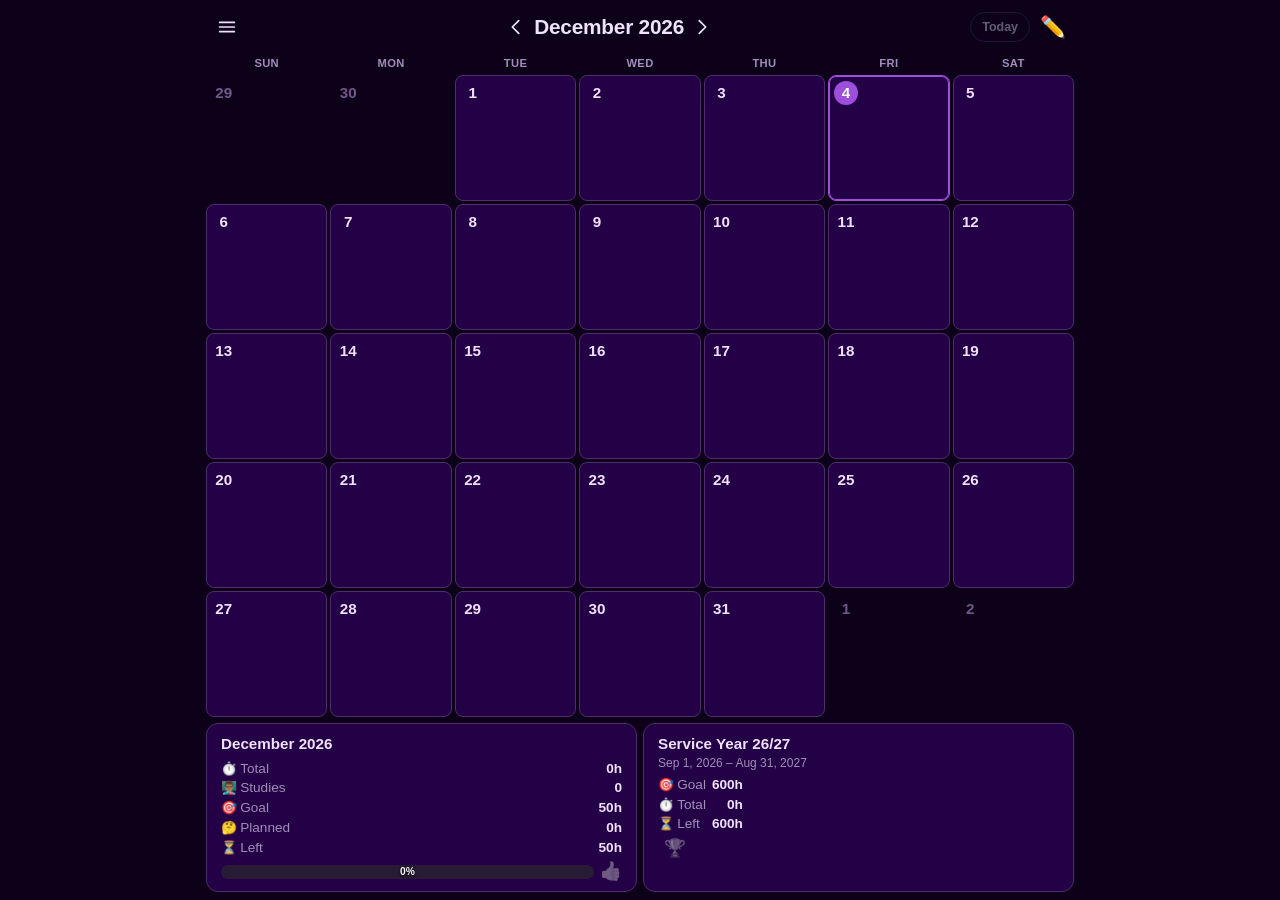
<file: index.html>
<!DOCTYPE html>
<html lang="en">
<head>
    <meta charset="UTF-8">
    <meta name="viewport" content="width=device-width, initial-scale=1, viewport-fit=cover">
    <title>Service Time Tracker</title>
    <meta name="description" content="Track monthly and service-year service time, studies, notes and plans.">
    <meta name="theme-color" content="#0d0019">
    <meta http-equiv="Content-Security-Policy" content="default-src 'self'; script-src 'self' https://accounts.google.com/gsi/client; frame-src https://accounts.google.com/gsi/; style-src 'self' 'unsafe-inline' https://accounts.google.com/gsi/style; img-src 'self' data:; connect-src 'self' https:; manifest-src 'self'; worker-src 'self'; object-src 'none'; base-uri 'self'; form-action 'none'">
    <link rel="icon" href="favicon.ico" sizes="any">
    <link rel="manifest" href="manifest.json">
    <link rel="apple-touch-icon" href="images/apple-touch-icon.png">
    <meta name="apple-mobile-web-app-capable" content="yes">
    <meta name="mobile-web-app-capable" content="yes">
    <meta name="apple-mobile-web-app-status-bar-style" content="black-translucent">
    <meta name="apple-mobile-web-app-title" content="Time Tracker">
    <!-- Applies the saved theme before first paint -->
    <script src="js/theme.js"></script>
    <link rel="stylesheet" href="style.css">
</head>
<body>
    <svg width="0" height="0" style="position:absolute" aria-hidden="true">
        <symbol id="i-menu" viewBox="0 0 24 24"><path d="M4 7h16M4 12h16M4 17h16" /></symbol>
        <symbol id="i-prev" viewBox="0 0 24 24"><path d="M15 5l-7 7 7 7" /></symbol>
        <symbol id="i-next" viewBox="0 0 24 24"><path d="M9 5l7 7-7 7" /></symbol>
        <symbol id="i-close" viewBox="0 0 24 24"><path d="M6 6l12 12M18 6L6 18" /></symbol>
        <symbol id="i-back" viewBox="0 0 24 24"><path d="M15 5l-7 7 7 7" /></symbol>
        <symbol id="i-chev" viewBox="0 0 24 24"><path d="M9 6l6 6-6 6" /></symbol>
        <symbol id="i-goal" viewBox="0 0 24 24"><circle cx="12" cy="12" r="8.5" /><circle cx="12" cy="12" r="4.5" /><circle cx="12" cy="12" r="0.8" /></symbol>
        <symbol id="i-history" viewBox="0 0 24 24"><path d="M4 12a8 8 0 1 0 2.4-5.7M4 4.5v4h4" /><path d="M12 8v4.5l3 2" /></symbol>
        <symbol id="i-week" viewBox="0 0 24 24"><rect x="3.5" y="5" width="17" height="15" rx="2.5" /><path d="M3.5 10h17M8 3v4M16 3v4" /></symbol>
        <symbol id="i-medal" viewBox="0 0 24 24"><path d="M8 3h8l-2 6h-4zM7.5 3L10 9M16.5 3L14 9" /><circle cx="12" cy="15" r="5.5" /></symbol>
        <symbol id="i-theme" viewBox="0 0 24 24"><path d="M12 3.5a8.5 8.5 0 1 0 0 17c1.2 0 1.8-.9 1.4-1.9-.5-1.2.2-2.3 1.5-2.3h1.8a3.8 3.8 0 0 0 3.8-3.8C20.5 7.2 16.7 3.5 12 3.5z" /><circle cx="7.8" cy="11" r="1" /><circle cx="10.5" cy="7.6" r="1" /><circle cx="14.8" cy="7.9" r="1" /></symbol>
        <symbol id="i-share" viewBox="0 0 24 24"><path d="M12 3.5v11M7.5 8L12 3.5 16.5 8M5 12.5v6a2 2 0 0 0 2 2h10a2 2 0 0 0 2-2v-6" /></symbol>
        <symbol id="i-cloud" viewBox="0 0 24 24"><path d="M7 18.5h10.5a4 4 0 0 0 .6-7.96A6 6 0 0 0 6.6 9.1 4.7 4.7 0 0 0 7 18.5z" /><path d="M9.5 13.5l2 2 3.5-3.8" /></symbol>
        <symbol id="i-data" viewBox="0 0 24 24"><ellipse cx="12" cy="6" rx="7.5" ry="2.8" /><path d="M4.5 6v12c0 1.5 3.4 2.8 7.5 2.8s7.5-1.3 7.5-2.8V6M4.5 12c0 1.5 3.4 2.8 7.5 2.8s7.5-1.3 7.5-2.8" /></symbol>
    </svg>

    <div class="app" id="app">
        <header class="topbar">
            <button class="icon-btn" id="menu-btn" type="button" aria-label="Open menu" aria-haspopup="dialog">
                <svg class="icon"><use href="#i-menu" /></svg>
                <span class="sync-dot" id="sync-dot" hidden></span>
            </button>
            <div class="month-nav">
                <button class="icon-btn" id="prev-month-btn" type="button" aria-label="Previous month">
                    <svg class="icon"><use href="#i-prev" /></svg>
                </button>
                <h1 id="month-title" aria-live="polite"><span class="t-long"></span><span class="t-short" aria-hidden="true"></span></h1>
                <button class="icon-btn" id="next-month-btn" type="button" aria-label="Next month">
                    <svg class="icon"><use href="#i-next" /></svg>
                </button>
            </div>
            <div class="topbar-actions">
                <button class="pill-btn" id="today-btn" type="button" aria-label="Jump to today">Today</button>
                <button class="icon-btn" id="plan-mode-btn" type="button" aria-pressed="false" aria-label="Edit mode: plan service">
                    <span class="emoji-icon" aria-hidden="true">✏️</span>
                </button>
            </div>
        </header>

        <div id="planning-bar" class="planning-bar" hidden>
            <div class="planning-bar-row">
                <span class="planning-label"><span class="em" aria-hidden="true">✏️</span><span class="planning-text">Planning</span></span>
                <div class="segmented" role="group" aria-label="Planning scope">
                    <button type="button" id="plan-per-day-btn" aria-pressed="true">Per Day</button>
                    <button type="button" id="plan-per-month-btn" aria-pressed="false">Per Month</button>
                </div>
                <button type="button" id="clear-plans-btn" class="text-btn danger">Clear Plans</button>
            </div>
            <p id="planning-hint" class="planning-hint">Tap a day to set its target.</p>
        </div>

        <main class="calendar" aria-label="Calendar">
            <div id="calendar-weekdays" class="weekdays"></div>
            <div id="calendar-grid" class="grid"></div>
        </main>

        <section class="summaries" aria-label="Summary">
            <article class="summary-card" id="month-card">
                <h2 class="card-title" id="month-card-title">This Month</h2>
                <dl class="stats">
                    <div><dt><span class="em" aria-hidden="true">⏱️</span>Total</dt><dd id="month-total">0h</dd></div>
                    <div><dt><span class="em" aria-hidden="true">👨🏽‍🏫</span>Studies</dt><dd id="month-studies">0</dd></div>
                    <div><dt><span class="em" aria-hidden="true">🎯</span>Goal</dt><dd id="month-goal">0h</dd></div>
                    <div><dt><span class="em" aria-hidden="true">🤔</span>Planned</dt><dd id="month-planned">0h</dd></div>
                    <div><dt><span class="em" aria-hidden="true">⏳</span><span id="month-left-label">Left</span></dt><dd id="month-left">0h</dd></div>
                </dl>
                <div class="progress">
                    <div class="track" role="progressbar" aria-labelledby="month-card-title" aria-valuemin="0" aria-valuemax="100" id="month-progress">
                        <div class="fill" id="month-progress-fill"></div>
                        <span class="pct" id="month-progress-text">0%</span>
                    </div>
                    <span class="goal-emoji" id="month-goal-emoji" role="img" aria-label="Monthly goal not reached yet">👍</span>
                </div>
            </article>
            <button type="button" class="summary-card as-button" id="year-card" aria-describedby="year-card-hint">
                <span class="card-title" id="year-card-title">Service Year</span>
                <span class="card-sub" id="year-card-range"></span>
                <span class="stats">
                    <span><span class="dt"><span class="em" aria-hidden="true">🎯</span>Goal</span><span class="dd" id="year-goal">0h</span></span>
                    <span><span class="dt"><span class="em" aria-hidden="true">⏱️</span>Total</span><span class="dd" id="year-total">0h</span></span>
                    <span><span class="dt"><span class="em" aria-hidden="true">⏳</span><span id="year-left-label">Left</span></span><span class="dd" id="year-left">0h</span></span>
                </span>
                <span class="progress">
                    <span class="track" role="progressbar" aria-labelledby="year-card-title" aria-valuemin="0" aria-valuemax="100" id="year-progress">
                        <span class="fill" id="year-progress-fill"></span>
                        <span class="pct" id="year-progress-text">0%</span>
                    </span>
                    <span class="goal-emoji" id="year-goal-emoji" role="img" aria-label="Service year goal not reached yet">🏆</span>
                </span>
                <span class="visually-hidden" id="year-card-hint">Opens this service year in Service History</span>
            </button>
        </section>
    </div>

    <!-- Toasts and banners (outside dialogs) -->
    <div id="toast" class="toast" role="status" aria-live="polite" hidden></div>
    <div id="app-banner" class="app-banner" role="region" aria-label="Notice" hidden>
        <p id="app-banner-text"></p>
        <button type="button" id="app-banner-action" class="btn primary small"></button>
        <button type="button" id="app-banner-close" class="icon-btn small" aria-label="Dismiss">
            <svg class="icon"><use href="#i-close" /></svg>
        </button>
    </div>

    <!-- Menu drawer -->
    <dialog id="menu" class="drawer" aria-labelledby="menu-title">
        <div class="drawer-inner">
            <div class="drawer-head">
                <h2 id="menu-title">Menu</h2>
                <button type="button" class="icon-btn" data-close aria-label="Close menu"><svg class="icon"><use href="#i-close" /></svg></button>
            </div>
            <nav class="menu-list">
                <button type="button" class="menu-item" data-open="goals-panel"><svg class="icon"><use href="#i-goal" /></svg><span>Set Goals / Service Year</span><svg class="icon chev"><use href="#i-chev" /></svg></button>
                <button type="button" class="menu-item" data-open="history-panel"><svg class="icon"><use href="#i-history" /></svg><span>Service History</span><svg class="icon chev"><use href="#i-chev" /></svg></button>
                <div class="menu-item static">
                    <svg class="icon"><use href="#i-week" /></svg><span id="week-start-label">Week Starts On</span>
                    <div class="segmented small" role="group" aria-labelledby="week-start-label">
                        <button type="button" data-week-start="0" aria-pressed="true">Sun</button>
                        <button type="button" data-week-start="1" aria-pressed="false">Mon</button>
                    </div>
                </div>
                <button type="button" class="menu-item" data-open="medals-panel"><svg class="icon"><use href="#i-medal" /></svg><span>View Medals</span><svg class="icon chev"><use href="#i-chev" /></svg></button>
                <button type="button" class="menu-item" data-open="theme-panel"><svg class="icon"><use href="#i-theme" /></svg><span>Custom Theme</span><svg class="icon chev"><use href="#i-chev" /></svg></button>
                <button type="button" class="menu-item" id="share-app-btn"><svg class="icon"><use href="#i-share" /></svg><span>Share App</span></button>
                <button type="button" class="menu-item" data-open="sync-panel"><svg class="icon"><use href="#i-cloud" /></svg><span>Account &amp; Sync</span><span class="menu-status" id="menu-sync-status"></span><svg class="icon chev"><use href="#i-chev" /></svg></button>
                <button type="button" class="menu-item" data-open="data-panel"><svg class="icon"><use href="#i-data" /></svg><span>Import / Export Data</span><svg class="icon chev"><use href="#i-chev" /></svg></button>
            </nav>
            <p class="credit">Created by Omar Rivas<span class="version">v6.0.0</span></p>
        </div>
    </dialog>

    <!-- Goals -->
    <dialog id="goals-panel" class="sheet" aria-labelledby="goals-title">
        <form class="sheet-inner" id="goals-form" novalidate>
            <div class="sheet-head">
                <button type="button" class="icon-btn" data-close aria-label="Back"><svg class="icon"><use href="#i-back" /></svg></button>
                <h2 id="goals-title">Goals &amp; Service Year</h2>
                <span class="head-spacer"></span>
            </div>
            <div class="sheet-body">
                <section class="group">
                    <h3 class="group-title"><span class="em" aria-hidden="true">🎯</span>Monthly goal · <span id="goal-month-label"></span></h3>
                    <div class="field-row">
                        <label for="month-goal-input">Hours</label>
                        <input type="text" inputmode="decimal" id="month-goal-input" class="num-input" autocomplete="off">
                    </div>
                    <div class="field-row">
                        <label for="month-goal-scope">Apply to</label>
                        <select id="month-goal-scope">
                            <option value="forward">This month and later</option>
                            <option value="only">This month only</option>
                        </select>
                    </div>
                </section>
                <section class="group">
                    <h3 class="group-title"><span class="em" aria-hidden="true">🎯</span>Service year goal · <span id="goal-year-label"></span></h3>
                    <p class="group-note" id="goal-year-range"></p>
                    <div class="field-row">
                        <label for="year-goal-input">Hours</label>
                        <input type="text" inputmode="decimal" id="year-goal-input" class="num-input" autocomplete="off">
                    </div>
                    <div class="field-row">
                        <label for="year-goal-scope">Apply to</label>
                        <select id="year-goal-scope">
                            <option value="forward">This service year and later</option>
                            <option value="only">This service year only</option>
                        </select>
                    </div>
                </section>
                <section class="group">
                    <h3 class="group-title">Service year</h3>
                    <div class="field-row">
                        <label for="sy-start-select">Starts in</label>
                        <select id="sy-start-select"></select>
                    </div>
                    <p class="group-note" id="sy-start-preview"></p>
                </section>
                <p class="form-error" id="goals-error" role="alert"></p>
                <p class="group-note">Goals are saved for the month and service year shown, so changing a new goal never rewrites past months or years.</p>
            </div>
            <div class="sheet-foot">
                <button type="button" class="btn" data-close>Cancel</button>
                <button type="submit" class="btn primary">Save Goals</button>
            </div>
        </form>
    </dialog>

    <!-- Service History -->
    <dialog id="history-panel" class="sheet" aria-labelledby="history-title">
        <div class="sheet-inner">
            <div class="sheet-head">
                <button type="button" class="icon-btn" data-close aria-label="Back to calendar"><svg class="icon"><use href="#i-back" /></svg></button>
                <h2 id="history-title">Service History</h2>
                <span class="head-spacer"></span>
            </div>
            <div class="sheet-body" id="history-list"></div>
        </div>
    </dialog>

    <dialog id="year-detail-panel" class="sheet" aria-labelledby="year-detail-title">
        <div class="sheet-inner">
            <div class="sheet-head">
                <button type="button" class="icon-btn" data-close aria-label="Back"><svg class="icon"><use href="#i-back" /></svg></button>
                <h2 id="year-detail-title">Service Year</h2>
                <span class="head-spacer"></span>
            </div>
            <div class="sheet-body" id="year-detail-body"></div>
        </div>
    </dialog>

    <!-- Medals -->
    <dialog id="medals-panel" class="sheet" aria-labelledby="medals-title">
        <div class="sheet-inner">
            <div class="sheet-head">
                <button type="button" class="icon-btn" data-close aria-label="Back"><svg class="icon"><use href="#i-back" /></svg></button>
                <h2 id="medals-title">Medal Room</h2>
                <span class="head-spacer"></span>
            </div>
            <div class="sheet-body" id="medals-body"></div>
        </div>
    </dialog>

    <!-- Theme -->
    <dialog id="theme-panel" class="sheet" aria-labelledby="theme-title">
        <div class="sheet-inner">
            <div class="sheet-head">
                <button type="button" class="icon-btn" data-close aria-label="Back"><svg class="icon"><use href="#i-back" /></svg></button>
                <h2 id="theme-title">Custom Theme</h2>
                <span class="head-spacer"></span>
            </div>
            <div class="sheet-body">
                <section class="group">
                    <h3 class="group-title">Presets</h3>
                    <div class="preset-grid" id="preset-grid"></div>
                </section>
                <section class="group">
                    <h3 class="group-title">Custom colours</h3>
                    <div class="field-row"><label for="color-background">Background</label><input type="color" id="color-background" data-color="background" class="color-input"></div>
                    <div class="field-row"><label for="color-card">Cards</label><input type="color" id="color-card" data-color="card" class="color-input"></div>
                    <div class="field-row"><label for="color-accent">Accent</label><input type="color" id="color-accent" data-color="accent" class="color-input"></div>
                    <div class="field-row"><label for="color-text">Text</label><input type="color" id="color-text" data-color="text" class="color-input"></div>
                    <div class="field-row">
                        <label for="color-border">Outlines</label>
                        <span class="picker-with-reset">
                            <button type="button" class="text-btn" id="border-auto-btn" aria-describedby="border-mode">Auto</button>
                            <input type="color" id="color-border" data-color="border" class="color-input">
                        </span>
                    </div>
                    <p class="group-note" id="border-mode"></p>
                    <p class="group-note" id="contrast-note"></p>
                </section>
                <section class="group">
                    <h3 class="group-title">Status colours</h3>
                    <p class="group-note">The bar across the top of a day compares its logged time with its plan. These colours stay the same when you switch presets.</p>
                    <div class="status-preview" aria-hidden="true">
                        <span class="sp-day st-planned"><b>1</b><i>🤔2h</i></span>
                        <span class="sp-day st-missed"><b>2</b><i>🤔2h</i></span>
                        <span class="sp-day st-under"><b>3</b><i>⏱️1h</i></span>
                        <span class="sp-day st-complete"><b>4</b><i>⏱️2h</i></span>
                    </div>
                    <div class="field-row"><label for="status-planned">Planned</label><input type="color" id="status-planned" data-status="planned" class="color-input"></div>
                    <div class="field-row"><label for="status-missed">Missed plan</label><input type="color" id="status-missed" data-status="missed" class="color-input"></div>
                    <div class="field-row"><label for="status-under">Below plan</label><input type="color" id="status-under" data-status="under" class="color-input"></div>
                    <div class="field-row"><label for="status-complete">Plan completed</label><input type="color" id="status-complete" data-status="complete" class="color-input"></div>
                    <button type="button" class="btn small" id="status-reset-btn">Reset status colours</button>
                </section>
            </div>
        </div>
    </dialog>

    <!-- Import / Export -->
    <dialog id="data-panel" class="sheet" aria-labelledby="data-title">
        <div class="sheet-inner">
            <div class="sheet-head">
                <button type="button" class="icon-btn" data-close aria-label="Back"><svg class="icon"><use href="#i-back" /></svg></button>
                <h2 id="data-title">Import / Export Data</h2>
                <span class="head-spacer"></span>
            </div>
            <div class="sheet-body">
                <p class="group-note">Unless you turn on cloud sync (Menu → Account &amp; Sync), your data is stored only on this device. Export a backup regularly and keep it somewhere safe. Backups include every entry, plan, note, goal, medal, theme and preference.</p>
                <div class="stack">
                    <button type="button" class="btn primary block" id="export-btn">Export Backup</button>
                    <button type="button" class="btn block" id="import-btn">Import Backup…</button>
                    <input type="file" id="import-file-input" accept=".json,application/json" hidden>
                </div>
                <p class="group-note" id="data-summary"></p>
            </div>
        </div>
    </dialog>

    <!-- Account & Sync -->
    <dialog id="sync-panel" class="sheet" aria-labelledby="sync-title">
        <div class="sheet-inner">
            <div class="sheet-head">
                <button type="button" class="icon-btn" data-close aria-label="Back"><svg class="icon"><use href="#i-back" /></svg></button>
                <h2 id="sync-title">Account &amp; Sync</h2>
                <span class="head-spacer"></span>
            </div>
            <div class="sheet-body" id="sync-body" aria-live="polite"></div>
        </div>
    </dialog>

    <!-- Entry -->
    <dialog id="entry-modal" class="modal" aria-labelledby="entry-title">
        <form id="entry-form" class="modal-inner" novalidate>
            <h2 id="entry-title">Entry</h2>
            <p class="modal-sub" id="entry-plan-note" hidden></p>
            <div class="field-grid">
                <div class="field">
                    <label for="entry-hours"><span class="em" aria-hidden="true">⏱️</span>Hours</label>
                    <input type="text" inputmode="numeric" pattern="[0-9]*" id="entry-hours" class="num-input" placeholder="0" autocomplete="off" maxlength="2">
                </div>
                <div class="field">
                    <label for="entry-minutes"><span class="em" aria-hidden="true">⏱️</span>Minutes</label>
                    <input type="text" inputmode="numeric" pattern="[0-9]*" id="entry-minutes" class="num-input" placeholder="0" autocomplete="off" maxlength="2">
                </div>
                <div class="field">
                    <label for="entry-studies"><span class="em" aria-hidden="true">👨🏽‍🏫</span>Studies</label>
                    <input type="text" inputmode="numeric" pattern="[0-9]*" id="entry-studies" class="num-input" placeholder="0" autocomplete="off" maxlength="3">
                </div>
            </div>
            <div class="field">
                <label for="entry-notes"><span class="em" aria-hidden="true">📝</span>Notes</label>
                <textarea id="entry-notes" rows="3" maxlength="5000"></textarea>
            </div>
            <p class="form-error" id="entry-error" role="alert"></p>
            <div class="modal-foot">
                <button type="button" class="btn" data-close>Cancel</button>
                <button type="submit" class="btn primary">Save</button>
            </div>
        </form>
    </dialog>

    <!-- Planning -->
    <dialog id="plan-modal" class="modal" aria-labelledby="plan-title">
        <form id="plan-form" class="modal-inner" novalidate>
            <h2 id="plan-title">Plan</h2>
            <p class="modal-sub" id="plan-sub"></p>
            <div class="field-grid two">
                <div class="field">
                    <label for="plan-hours"><span class="em" aria-hidden="true">🤔</span>Hours</label>
                    <input type="text" inputmode="numeric" pattern="[0-9]*" id="plan-hours" class="num-input" placeholder="0" autocomplete="off" maxlength="2">
                </div>
                <div class="field">
                    <label for="plan-minutes"><span class="em" aria-hidden="true">🤔</span>Minutes</label>
                    <input type="text" inputmode="numeric" pattern="[0-9]*" id="plan-minutes" class="num-input" placeholder="0" autocomplete="off" maxlength="2">
                </div>
            </div>
            <p class="form-error" id="plan-error" role="alert"></p>
            <div class="modal-foot">
                <button type="button" class="btn" data-close>Cancel</button>
                <button type="button" class="btn danger" id="plan-clear-btn">Clear</button>
                <button type="submit" class="btn primary" id="plan-save-btn">Save Plan</button>
            </div>
        </form>
    </dialog>

    <!-- Alert / Confirm -->
    <dialog id="alert-modal" class="modal compact" aria-labelledby="alert-title" aria-describedby="alert-message">
        <div class="modal-inner">
            <h2 id="alert-title" class="visually-hidden">Notice</h2>
            <p id="alert-message" class="alert-message"></p>
            <div class="modal-foot">
                <button type="button" class="btn" id="alert-cancel-btn">Cancel</button>
                <button type="button" class="btn primary" id="alert-ok-btn">OK</button>
            </div>
        </div>
    </dialog>

    <!-- Multiple choice -->
    <dialog id="choice-modal" class="modal compact" aria-labelledby="choice-title" aria-describedby="choice-message">
        <div class="modal-inner">
            <h2 id="choice-title"></h2>
            <p id="choice-message" class="alert-message"></p>
            <div class="choice-list" id="choice-buttons"></div>
        </div>
    </dialog>

    <script src="js/dates.js"></script>
    <script src="js/stats.js"></script>
    <script src="js/storage.js"></script>
    <script src="js/achievements.js"></script>
    <script src="js/layers.js"></script>
    <script src="js/sync-core.js"></script>
    <script src="js/localdb.js"></script>
    <script src="js/sync-engine.js"></script>
    <script src="js/cloud-config.js"></script>
    <script src="js/providers.js"></script>
    <script src="js/sync-ui.js"></script>
    <script src="js/app.js"></script>
</body>
</html>
</file>
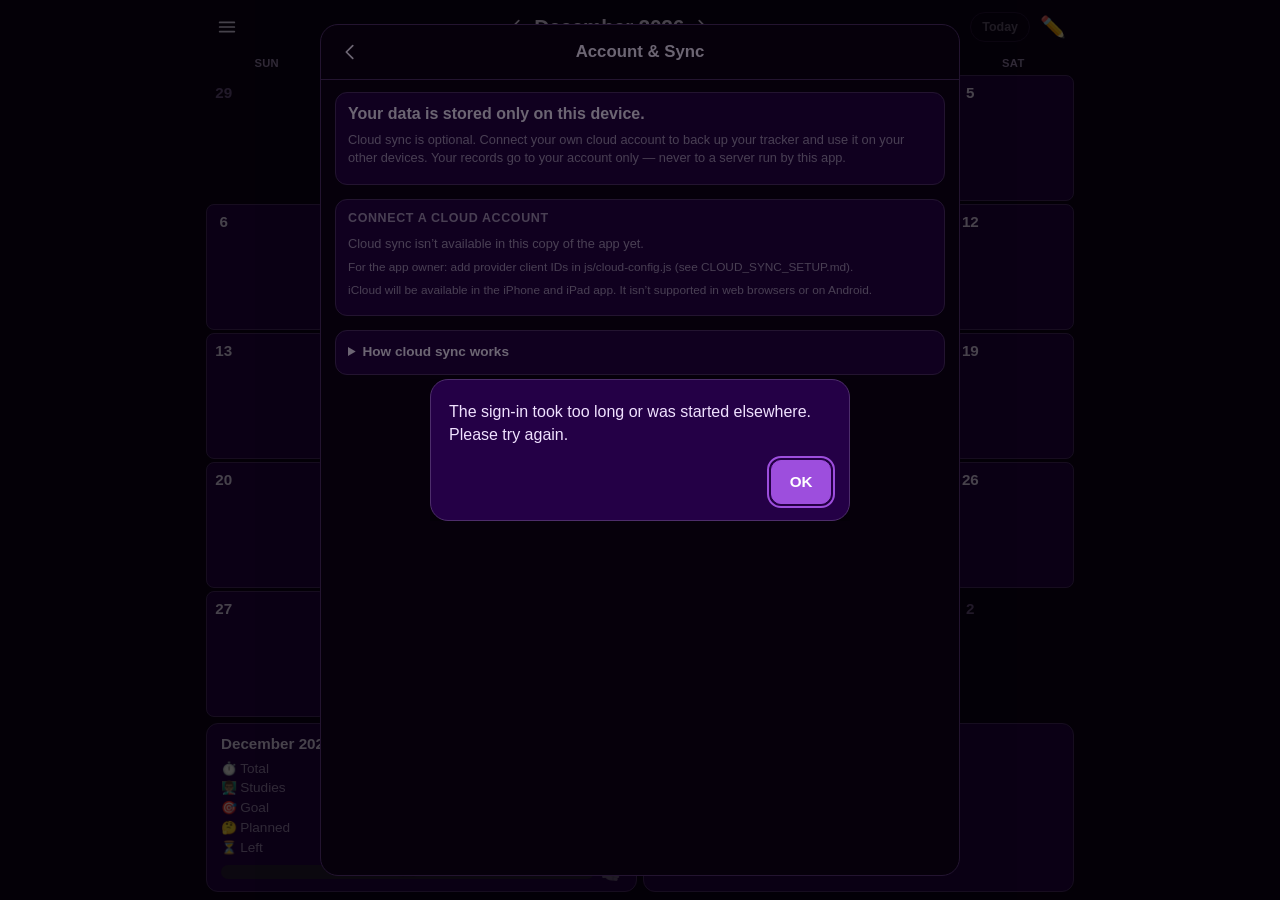
<file: oauth-callback.html>
<!DOCTYPE html>
<html lang="en">
<head>
    <meta charset="UTF-8">
    <meta name="viewport" content="width=device-width, initial-scale=1">
    <meta name="referrer" content="no-referrer">
    <meta http-equiv="Content-Security-Policy" content="default-src 'none'; script-src 'self'; style-src 'unsafe-inline'">
    <title>Connecting…</title>
    <style>
        body { margin: 0; min-height: 100vh; display: grid; place-items: center; background: #0d0019; color: #f0e1ff;
               font-family: -apple-system, BlinkMacSystemFont, 'Segoe UI', Roboto, sans-serif; }
    </style>
</head>
<body>
    <p>Connecting to your cloud account…</p>
    <script src="js/oauth-callback.js"></script>
</body>
</html>
</file>
<file: style.css>
/* ==========================================================================
   Service Time Tracker
   Theme colours come from js/theme.js as CSS variables (--bg, --surface, …).
   The values below are the Default Purple fallbacks.
   ========================================================================== */
:root {
    --bg: #0d0019;
    --surface: #240046;
    --surface-2: #2f1152;
    --border: #452a6a;
    --text: #f0e1ff;
    --text-muted: #a998c1;
    --text-faint: #72608f;
    --accent: #9d4edd;
    --accent-soft: #4a1f79;
    --on-accent: #ffffff;
    --track: #2a1a40;

    --ok: #22c55e;
    --warn: #f5b301;
    --bad: #ef4444;
    --plan: #3b8cf6;
    --glow: #ffc300;

    --radius: 12px;
    --radius-sm: 8px;
    --gap: 6px;
    --safe-t: env(safe-area-inset-top, 0px);
    --safe-b: env(safe-area-inset-bottom, 0px);
    --safe-l: env(safe-area-inset-left, 0px);
    --safe-r: env(safe-area-inset-right, 0px);
    --font: -apple-system, BlinkMacSystemFont, 'Segoe UI', Roboto, 'Helvetica Neue', Arial, sans-serif;
    color-scheme: dark;
}

*, *::before, *::after { box-sizing: border-box; }

html, body { height: 100%; }

body {
    margin: 0;
    font-family: var(--font);
    background: var(--bg);
    color: var(--text);
    -webkit-font-smoothing: antialiased;
    -webkit-tap-highlight-color: transparent;
    overscroll-behavior: none;
    font-size: 16px;
    line-height: 1.35;
}

button, input, select, textarea { font: inherit; color: inherit; }
button { cursor: pointer; }
button:disabled, [aria-disabled="true"] { cursor: default; }
[hidden] { display: none !important; }

:focus-visible {
    outline: 2px solid var(--accent);
    outline-offset: 2px;
}

.visually-hidden {
    position: absolute !important;
    width: 1px; height: 1px;
    overflow: hidden;
    clip: rect(0 0 0 0);
    white-space: nowrap;
}

.icon {
    width: 22px;
    height: 22px;
    fill: none;
    stroke: currentColor;
    stroke-width: 1.9;
    stroke-linecap: round;
    stroke-linejoin: round;
    flex: none;
}

/* ---------- Buttons ---------- */
.icon-btn {
    display: inline-grid;
    place-items: center;
    width: 42px;
    height: 42px;
    padding: 0;
    border: 0;
    border-radius: 50%;
    background: transparent;
    color: var(--text);
}
.icon-btn:hover { background: var(--surface); }
.icon-btn:disabled { opacity: 0.35; }
.icon-btn.small { width: 34px; height: 34px; }
.icon-btn.small .icon { width: 18px; height: 18px; }

.pill-btn {
    height: 30px;
    padding: 0 11px;
    border-radius: 999px;
    border: 1px solid var(--border);
    background: var(--surface);
    color: var(--text);
    font-size: 0.78rem;
    font-weight: 600;
    white-space: nowrap;
}
.pill-btn.is-current {
    opacity: 0.4;
    background: transparent;
}

.text-btn {
    border: 0;
    background: none;
    padding: 6px 4px;
    font-size: 0.8rem;
    font-weight: 600;
    color: var(--text);
    white-space: nowrap;
}
.text-btn.danger { color: var(--bad); }

.btn {
    display: inline-flex;
    align-items: center;
    justify-content: center;
    min-height: 44px;
    padding: 0.55rem 1.1rem;
    border-radius: 10px;
    border: 1px solid var(--border);
    background: var(--surface-2);
    color: var(--text);
    font-weight: 600;
    font-size: 0.95rem;
    line-height: 1.2;
    text-align: center;
}
.btn:hover { filter: brightness(1.08); }
.btn.primary { background: var(--accent); border-color: var(--accent); color: var(--on-accent); }
.btn.danger { background: var(--bad); border-color: var(--bad); color: #fff; }
.btn.block { display: flex; width: 100%; }
.btn.small { min-height: 34px; padding: 0.3rem 0.8rem; font-size: 0.85rem; }

.segmented {
    display: inline-flex;
    padding: 2px;
    border-radius: 999px;
    background: var(--bg);
    border: 1px solid var(--border);
}
.segmented button {
    border: 0;
    background: transparent;
    padding: 5px 12px;
    border-radius: 999px;
    font-size: 0.8rem;
    font-weight: 600;
    color: var(--text-muted);
    white-space: nowrap;
}
.segmented button[aria-pressed="true"] { background: var(--accent); color: var(--on-accent); }
.segmented.small button { padding: 4px 10px; }

/* ==========================================================================
   Home layout – fills the viewport without scrolling
   ========================================================================== */
.app {
    display: flex;
    flex-direction: column;
    height: 100vh;
    height: 100dvh;
    max-width: 900px;
    margin: 0 auto;
    padding:
        calc(var(--safe-t) + 4px)
        calc(var(--safe-r) + 8px)
        calc(var(--safe-b) + 8px)
        calc(var(--safe-l) + 8px);
    gap: var(--gap);
    overflow: hidden;
}

/* ---------- Header ---------- */
.topbar {
    flex: none;
    display: grid;
    grid-template-columns: auto minmax(0, 1fr) auto;
    align-items: center;
    gap: 2px;
    min-height: 46px;
}
.month-nav {
    display: flex;
    align-items: center;
    justify-content: center;
    min-width: 0;
}
.month-nav .icon-btn { width: 36px; height: 36px; }
.month-nav h1 {
    margin: 0;
    min-width: 0;
    font-size: clamp(1rem, 4.6vw, 1.3rem);
    font-weight: 700;
    letter-spacing: -0.01em;
    text-align: center;
    white-space: nowrap;
    overflow: hidden;
    text-overflow: ellipsis;
}
.t-short { display: none; }
.topbar-actions { display: flex; align-items: center; gap: 2px; }

.emoji-icon { font-size: 1.3rem; line-height: 1; }
.em { margin-right: 0.3em; font-size: 0.95em; }
.summary-card .em { margin-right: 0.25em; }
#plan-mode-btn[aria-pressed="true"] {
    background: var(--plan);
    color: #fff;
}

/* ---------- Planning bar ---------- */
.planning-bar {
    flex: none;
    border: 1px solid var(--plan);
    background: var(--surface);
    box-shadow: inset 0 0 0 999px rgba(59, 140, 246, 0.12);
    border-radius: var(--radius);
    padding: 6px 8px 5px;
}
.planning-bar-row {
    display: flex;
    align-items: center;
    justify-content: space-between;
    gap: 6px;
}
.planning-label {
    font-weight: 700;
    font-size: 0.8rem;
    color: var(--plan);
    text-transform: uppercase;
    letter-spacing: 0.04em;
}
.planning-bar .segmented button[aria-pressed="true"] { background: var(--plan); color: #fff; }
.planning-hint {
    margin: 3px 0 0;
    font-size: 0.72rem;
    color: var(--text-muted);
    text-align: center;
}

/* ---------- Calendar ---------- */
.calendar {
    flex: 1 1 auto;
    min-height: 0;
    display: flex;
    flex-direction: column;
    gap: 4px;
}
.weekdays {
    display: grid;
    grid-template-columns: repeat(7, minmax(0, 1fr));
    gap: 3px;
}
.weekday {
    text-align: center;
    font-size: 0.7rem;
    font-weight: 600;
    text-transform: uppercase;
    letter-spacing: 0.03em;
    color: var(--text-muted);
}
.grid {
    --rows: 5;
    flex: 1 1 auto;
    min-height: calc(var(--rows) * 42px);
    display: grid;
    grid-template-columns: repeat(7, minmax(0, 1fr));
    grid-template-rows: repeat(var(--rows), minmax(0, 1fr));
    gap: 3px;
}

.day {
    position: relative;
    display: flex;
    flex-direction: column;
    align-items: stretch;
    justify-content: flex-start;
    gap: 1px;
    min-width: 0;
    min-height: 0;
    padding: 4px 4px 3px;
    margin: 0;
    border: 1px solid var(--border);
    border-radius: var(--radius-sm);
    background: var(--surface);
    color: var(--text);
    text-align: left;
    overflow: hidden;
    font-size: 1rem;
}
.day:hover { filter: brightness(1.12); }

/* Status: a coloured bar across the top of the cell */
.day::before {
    content: '';
    position: absolute;
    inset: 0 0 auto 0;
    height: 3px;
    background: transparent;
}
.day.st-complete::before { background: var(--ok); }
.day.st-under::before { background: var(--warn); }
.day.st-missed::before { background: var(--bad); }
.day.st-planned::before { background: var(--plan); }

.d-head {
    display: flex;
    align-items: center;
    justify-content: space-between;
    gap: 2px;
    min-width: 0;
}
.d-num {
    display: inline-grid;
    place-items: center;
    min-width: 1.55em;
    height: 1.55em;
    margin: -1px 0 0 -2px;
    border-radius: 999px;
    font-size: clamp(0.72rem, 2.9vw, 0.92rem);
    font-weight: 650;
    line-height: 1;
}
.d-note { font-size: clamp(0.5rem, 2.2vw, 0.7rem); line-height: 1; }

.d-line {
    display: block;
    font-size: clamp(0.56rem, 2.35vw, 0.74rem);
    line-height: 1.25;
    white-space: nowrap;
    overflow: hidden;
    text-overflow: clip;
    font-variant-numeric: tabular-nums;
}
.d-plan { color: var(--plan); font-weight: 600; }
.d-time { font-weight: 700; }
.d-plan::before { content: '\1F914'; margin-right: 1px; font-size: 0.9em; }
.d-time::before { content: '\23F1\FE0F'; margin-right: 1px; font-size: 0.9em; }

/* Today: filled day number, plus an accent ring that sits under any status bar */
.day.is-today { border-color: var(--accent); box-shadow: inset 0 0 0 1px var(--accent); }
.day.is-today .d-num { background: var(--accent); color: var(--on-accent); }
.day.pulse { animation: pulse 0.7s ease-out; }
@keyframes pulse {
    0% { box-shadow: 0 0 0 0 var(--accent); }
    100% { box-shadow: 0 0 0 8px transparent; }
}

/* Adjacent-month days */
.day.is-out {
    background: transparent;
    border-color: transparent;
    color: var(--text-faint);
}
.day.is-out .d-plan, .day.is-out .d-time { opacity: 0.55; }
.day.is-out::before { opacity: 0.45; }

/* Planning mode */
body.planning .day.is-past:not(.is-out) { opacity: 0.5; }
body.planning .day.plannable { border-style: dashed; border-color: var(--plan); }
body.planning .day.plannable.is-today { border-style: solid; }

/* ---------- Summary cards ---------- */
.summaries {
    flex: none;
    display: grid;
    grid-template-columns: minmax(0, 1fr) minmax(0, 1fr);
    gap: var(--gap);
}
.summary-card {
    display: flex;
    flex-direction: column;
    gap: 2px;
    min-width: 0;
    margin: 0;
    padding: 7px 10px 8px;
    border: 1px solid var(--border);
    border-radius: var(--radius);
    background: var(--surface);
    color: var(--text);
    text-align: left;
}
.summary-card.as-button:hover { filter: brightness(1.08); }
.card-title {
    display: block;
    margin: 0;
    font-size: 0.82rem;
    font-weight: 700;
    white-space: nowrap;
    overflow: hidden;
    text-overflow: ellipsis;
}
.card-sub {
    display: block;
    margin-top: -2px;
    font-size: 0.64rem;
    color: var(--text-muted);
    white-space: nowrap;
    overflow: hidden;
    text-overflow: ellipsis;
}
.stats { display: block; margin: 2px 0 0; }
.stats > div, .stats > span {
    display: flex;
    justify-content: space-between;
    align-items: baseline;
    gap: 6px;
    font-size: 0.74rem;
    line-height: 1.45;
}
.stats dt, .stats .dt { color: var(--text-muted); }
.stats dd, .stats .dd { margin: 0; font-weight: 700; font-variant-numeric: tabular-nums; white-space: nowrap; }

.progress {
    display: flex;
    align-items: center;
    gap: 6px;
    margin-top: 4px;
}
.track {
    position: relative;
    flex: 1;
    display: block;
    height: 14px;
    border-radius: 999px;
    background: var(--track);
    overflow: hidden;
}
.fill {
    display: block;
    height: 100%;
    width: 0;
    max-width: 100%;
    border-radius: inherit;
    background: var(--accent);
    transition: width 0.4s ease;
}
.summary-card .fill { background: var(--ok); }
.pct {
    position: absolute;
    inset: 0;
    display: grid;
    place-items: center;
    font-size: 0.64rem;
    font-weight: 700;
    color: #fff;
    text-shadow: 0 0 3px rgba(0, 0, 0, 0.85), 0 1px 1px rgba(0, 0, 0, 0.6);
    font-variant-numeric: tabular-nums;
}
.goal-emoji {
    font-size: 1.1rem;
    line-height: 1;
    filter: grayscale(1);
    opacity: 0.45;
    transition: opacity 0.3s, filter 0.3s;
}
.goal-emoji.earned {
    filter: none;
    opacity: 1;
    text-shadow: 0 0 6px var(--glow), 0 0 12px var(--glow);
}

/* ---------- Toast & banner ---------- */
.toast {
    position: fixed;
    left: 50%;
    bottom: calc(var(--safe-b) + 150px);
    transform: translateX(-50%);
    z-index: 50;
    max-width: calc(100vw - 32px);
    padding: 8px 14px;
    border-radius: 999px;
    background: var(--text);
    color: var(--bg);
    font-size: 0.85rem;
    font-weight: 600;
    box-shadow: 0 6px 20px rgba(0, 0, 0, 0.35);
    pointer-events: none;
}
.app-banner {
    position: fixed;
    left: calc(var(--safe-l) + 8px);
    right: calc(var(--safe-r) + 8px);
    bottom: calc(var(--safe-b) + 8px);
    z-index: 40;
    max-width: 560px;
    margin: 0 auto;
    display: flex;
    align-items: center;
    gap: 8px;
    padding: 8px 6px 8px 14px;
    border: 1px solid var(--border);
    border-radius: var(--radius);
    background: var(--surface-2);
    box-shadow: 0 8px 28px rgba(0, 0, 0, 0.4);
}
.app-banner p { flex: 1; margin: 0; font-size: 0.85rem; }

/* ==========================================================================
   Dialogs: modals, full-screen sheets and the menu drawer
   ========================================================================== */
dialog {
    padding: 0;
    border: 0;
    background: transparent;
    color: var(--text);
    max-width: none;
    max-height: none;
}
dialog::backdrop { background: rgba(0, 0, 0, 0.55); }

/* Modal */
.modal {
    width: min(calc(100vw - 24px), 420px);
    margin: auto;
}
.modal-inner {
    max-height: calc(100dvh - var(--safe-t) - var(--safe-b) - 24px);
    overflow-y: auto;
    padding: 18px 18px 16px;
    border: 1px solid var(--border);
    border-radius: 18px;
    background: var(--surface);
    box-shadow: 0 20px 60px rgba(0, 0, 0, 0.45);
}
.modal[open] .modal-inner { animation: pop 0.16s ease-out; }
@keyframes pop { from { transform: scale(0.96); opacity: 0; } to { transform: none; opacity: 1; } }
.modal h2 { margin: 0 0 2px; font-size: 1.1rem; }
.modal-sub { margin: 0 0 10px; font-size: 0.85rem; color: var(--text-muted); }
.modal-foot {
    display: flex;
    justify-content: flex-end;
    flex-wrap: wrap;
    gap: 8px;
    margin-top: 14px;
}
.modal.compact .modal-inner { padding-top: 20px; }
.alert-message { margin: 0; white-space: pre-line; line-height: 1.45; }

/* On phones keep modals in the upper part of the screen so the keyboard cannot cover them */
@media (max-width: 600px) and (pointer: coarse) {
    .modal:not(.compact) { margin: calc(var(--safe-t) + 5vh) auto auto; }
}

/* Form fields */
.field { display: flex; flex-direction: column; gap: 4px; margin-top: 10px; }
.field label, .field-row label { font-size: 0.82rem; font-weight: 600; color: var(--text-muted); }
.field-grid { display: grid; grid-template-columns: repeat(3, minmax(0, 1fr)); gap: 10px; }
.field-grid.two { grid-template-columns: repeat(2, minmax(0, 1fr)); }
.field-grid .field { margin-top: 6px; }
input[type="text"], textarea, select {
    width: 100%;
    min-height: 44px;
    padding: 10px 12px;
    border: 1px solid var(--border);
    border-radius: 10px;
    background: var(--bg);
    color: var(--text);
    font-size: 16px; /* prevents iOS zoom on focus */
}
textarea { resize: vertical; min-height: 76px; line-height: 1.4; }
.num-input { text-align: center; font-variant-numeric: tabular-nums; }
input[aria-invalid="true"] { border-color: var(--bad); box-shadow: 0 0 0 1px var(--bad); }
.form-error { min-height: 0; margin: 8px 0 0; font-size: 0.85rem; color: var(--bad); }
.form-error:empty { margin: 0; }

/* Full-screen sheet */
.sheet {
    width: 100%;
    height: 100%;
    margin: 0;
    background: var(--bg);
}
.sheet[open] { animation: rise 0.2s ease-out; }
@keyframes rise { from { transform: translateY(24px); opacity: 0; } to { transform: none; opacity: 1; } }
.sheet::backdrop { background: rgba(0, 0, 0, 0.35); }
.sheet-inner {
    display: flex;
    flex-direction: column;
    height: 100%;
    max-width: 640px;
    margin: 0 auto;
    padding: var(--safe-t) var(--safe-r) 0 var(--safe-l);
}
.sheet-head {
    flex: none;
    display: grid;
    grid-template-columns: 42px 1fr 42px;
    align-items: center;
    gap: 4px;
    padding: 6px 8px;
    border-bottom: 1px solid var(--border);
}
.sheet-head h2 { margin: 0; font-size: 1.05rem; text-align: center; white-space: nowrap; overflow: hidden; text-overflow: ellipsis; }
.sheet-body {
    flex: 1;
    overflow-y: auto;
    -webkit-overflow-scrolling: touch;
    overscroll-behavior: contain;
    padding: 12px 14px calc(var(--safe-b) + 20px);
}
.sheet-foot {
    flex: none;
    display: grid;
    grid-template-columns: 1fr 1fr;
    gap: 10px;
    padding: 10px 14px calc(var(--safe-b) + 10px);
    border-top: 1px solid var(--border);
}
@media (min-width: 700px) {
    .sheet { width: min(640px, 100vw - 48px); height: min(860px, 100dvh - 48px); margin: auto; border-radius: 18px; border: 1px solid var(--border); overflow: hidden; }
    .sheet-inner { padding: 0; }
}

.group {
    margin-bottom: 14px;
    padding: 10px 12px;
    border: 1px solid var(--border);
    border-radius: var(--radius);
    background: var(--surface);
}
.group-title {
    margin: 4px 0 8px;
    font-size: 0.78rem;
    font-weight: 700;
    text-transform: uppercase;
    letter-spacing: 0.05em;
    color: var(--text-muted);
}
.group > .group-title { margin-top: 0; }
.group-note { margin: 6px 0; font-size: 0.8rem; color: var(--text-muted); line-height: 1.45; }
.field-row {
    display: flex;
    align-items: center;
    justify-content: space-between;
    gap: 12px;
    padding: 5px 0;
}
.field-row input[type="text"] { width: 110px; flex: none; }
.field-row select { width: auto; max-width: 62%; flex: none; }
.stack { display: grid; gap: 10px; margin: 14px 0; }

/* Menu drawer */
.drawer {
    width: min(86vw, 340px);
    height: 100%;
    margin: 0 auto 0 0;
    background: var(--surface);
    border-right: 1px solid var(--border);
}
.drawer[open] { animation: slide 0.2s ease-out; }
@keyframes slide { from { transform: translateX(-24px); opacity: 0; } to { transform: none; opacity: 1; } }
.drawer-inner {
    display: flex;
    flex-direction: column;
    height: 100%;
    padding: calc(var(--safe-t) + 8px) 10px calc(var(--safe-b) + 12px) calc(var(--safe-l) + 10px);
}
.drawer-head { display: flex; align-items: center; justify-content: space-between; padding: 0 4px 8px 8px; }
.drawer-head h2 { margin: 0; font-size: 1.15rem; }
.menu-list { display: flex; flex-direction: column; gap: 2px; overflow-y: auto; }
.menu-item {
    display: flex;
    align-items: center;
    gap: 12px;
    width: 100%;
    min-height: 48px;
    padding: 8px 10px;
    border: 0;
    border-radius: 10px;
    background: transparent;
    color: var(--text);
    text-align: left;
    font-size: 0.95rem;
    font-weight: 500;
}
.menu-item > span { flex: 1; }
.menu-item .icon { color: var(--accent); }
.menu-item .chev { color: var(--text-faint); width: 18px; height: 18px; }
button.menu-item:hover { background: var(--surface-2); }
.menu-item.static { cursor: default; }
.menu-item.static > span { flex: 1; }
.credit {
    margin: auto 0 0;
    padding: 14px 10px 0;
    border-top: 1px solid var(--border);
    font-size: 0.8rem;
    color: var(--text-muted);
    display: flex;
    justify-content: space-between;
}
.version { color: var(--text-faint); }

/* ---------- Service History ---------- */
.history-card {
    display: block;
    width: 100%;
    margin: 0 0 10px;
    padding: 12px 14px;
    border: 1px solid var(--border);
    border-radius: var(--radius);
    background: var(--surface);
    color: var(--text);
    text-align: left;
}
.history-card:hover { filter: brightness(1.08); }
.history-card.is-current { border-color: var(--accent); }
.hc-head { display: flex; align-items: flex-start; justify-content: space-between; gap: 8px; margin-bottom: 8px; }
.hc-titles { display: flex; flex-direction: column; min-width: 0; }
.hc-title { font-weight: 700; font-size: 1rem; }
.hc-range { font-size: 0.8rem; color: var(--text-muted); }
.badge {
    flex: none;
    padding: 3px 9px;
    border-radius: 999px;
    border: 1px solid var(--border);
    font-size: 0.72rem;
    font-weight: 700;
    color: var(--text-muted);
    white-space: nowrap;
}
.badge.current { background: var(--accent); border-color: var(--accent); color: var(--on-accent); }
.badge.success { color: var(--ok); border-color: var(--ok); }
.stat-grid {
    display: grid;
    grid-template-columns: repeat(auto-fit, minmax(92px, 1fr));
    gap: 6px 12px;
}
.stat { display: flex; flex-direction: column; min-width: 0; }
.stat-label { font-size: 0.7rem; color: var(--text-muted); text-transform: uppercase; letter-spacing: 0.04em; }
.stat-value { font-size: 0.98rem; font-weight: 700; font-variant-numeric: tabular-nums; }
.stat.good .stat-value { color: var(--ok); }
.stat-grid.wide .stat-value { font-size: 1.15rem; }
.history-card .progress, .detail-summary .progress { margin-top: 10px; }
.history-card .fill, .detail-summary .fill { background: var(--ok); }
.trophy-line { display: block; margin: 8px 0 0; font-size: 0.88rem; font-weight: 700; color: var(--glow); }

.detail-summary {
    margin-bottom: 14px;
    padding: 12px 14px;
    border: 1px solid var(--border);
    border-radius: var(--radius);
    background: var(--surface);
}
.month-list {
    border: 1px solid var(--border);
    border-radius: var(--radius);
    background: var(--surface);
    overflow: hidden;
}
.month-row {
    display: grid;
    grid-template-columns: minmax(0, 1fr) auto 1.4em 0.8em;
    align-items: center;
    gap: 8px;
    width: 100%;
    min-height: 48px;
    padding: 8px 12px;
    border: 0;
    border-bottom: 1px solid var(--border);
    background: transparent;
    color: var(--text);
    text-align: left;
}
.month-row:last-child { border-bottom: 0; }
.month-row:hover { background: var(--surface-2); }
.month-row.is-future { color: var(--text-faint); }
.month-row.is-current .mr-name { font-weight: 700; }
.mr-name { white-space: nowrap; overflow: hidden; text-overflow: ellipsis; }
.mr-values { display: flex; flex-direction: column; align-items: flex-end; line-height: 1.2; }
.mr-hours { font-weight: 700; font-variant-numeric: tabular-nums; }
.mr-studies { font-size: 0.72rem; color: var(--text-muted); }
.mr-mark { text-align: center; }
.mr-chev { color: var(--text-faint); font-size: 1.2rem; }

.empty { padding: 28px 12px; text-align: center; }
.empty-title { margin: 0 0 6px; font-weight: 700; font-size: 1rem; }
.empty-text { margin: 0; color: var(--text-muted); font-size: 0.9rem; }

/* ---------- Medals ---------- */
.medal-tally { display: grid; grid-template-columns: 1fr 1fr; gap: 10px; margin-bottom: 14px; }
.tally {
    display: grid;
    grid-template-columns: auto 1fr;
    grid-template-areas: "icon count" "icon label";
    align-items: center;
    column-gap: 10px;
    padding: 12px;
    border: 1px solid var(--border);
    border-radius: var(--radius);
    background: var(--surface);
}
.tally-icon { grid-area: icon; font-size: 1.8rem; }
.tally-count { grid-area: count; font-weight: 800; font-size: 1.2rem; }
.tally-label { grid-area: label; font-size: 0.75rem; color: var(--text-muted); }
.chip-list { display: flex; flex-wrap: wrap; gap: 6px; margin-bottom: 12px; }
.chip {
    padding: 5px 10px;
    border: 1px solid var(--border);
    border-radius: 999px;
    background: var(--surface);
    font-size: 0.82rem;
}
.medal-group-label { margin: 8px 0 6px; font-size: 0.8rem; font-weight: 700; color: var(--text-muted); }

/* ---------- Theme ---------- */
.preset-grid { display: grid; grid-template-columns: repeat(3, minmax(0, 1fr)); gap: 8px; }
.preset {
    display: flex;
    flex-direction: column;
    align-items: center;
    gap: 6px;
    padding: 8px 4px;
    border: 1px solid var(--border);
    border-radius: 10px;
    background: var(--bg);
    color: var(--text);
}
.preset[aria-pressed="true"] { border-color: var(--accent); box-shadow: 0 0 0 1px var(--accent); }
.swatch { display: grid; place-items: center; width: 100%; height: 40px; border-radius: 8px; border: 1px solid rgba(128, 128, 128, 0.35); }
.swatch-card { display: grid; place-items: end; width: 60%; height: 60%; padding: 3px; border-radius: 5px; border: 2px solid; }
.swatch-dot { width: 8px; height: 8px; border-radius: 50%; }
.preset-name { font-size: 0.75rem; font-weight: 600; }
.color-input {
    -webkit-appearance: none;
    appearance: none;
    width: 44px;
    height: 44px;
    padding: 0;
    border: 0;
    border-radius: 50%;
    background: none;
    cursor: pointer;
}
.color-input::-webkit-color-swatch-wrapper { padding: 0; }
.color-input::-webkit-color-swatch { border-radius: 50%; border: 2px solid var(--border); }
.color-input::-moz-color-swatch { border-radius: 50%; border: 2px solid var(--border); }

.picker-with-reset { display: inline-flex; align-items: center; gap: 8px; }
#border-auto-btn { color: var(--accent); }
#border-auto-btn:disabled { color: var(--text-faint); }
#status-reset-btn { margin-top: 6px; }
#status-reset-btn:disabled { opacity: 0.45; }
.status-preview { display: grid; grid-template-columns: repeat(4, minmax(0, 1fr)); gap: 6px; margin: 8px 0 6px; }
.sp-day {
    position: relative;
    display: flex;
    flex-direction: column;
    gap: 2px;
    padding: 6px 6px 5px;
    border: 1px solid var(--border);
    border-radius: var(--radius-sm);
    background: var(--bg);
    overflow: hidden;
    font-size: 0.75rem;
}
.sp-day b { font-size: 0.85rem; }
.sp-day i { font-style: normal; font-weight: 600; }
.sp-day::before { content: ''; position: absolute; inset: 0 0 auto 0; height: 3px; }
.sp-day.st-planned::before { background: var(--plan); }
.sp-day.st-missed::before { background: var(--bad); }
.sp-day.st-under::before { background: var(--warn); }
.sp-day.st-complete::before { background: var(--ok); }

/* ---------- Account & Sync ---------- */
#menu-btn { position: relative; }
.sync-dot {
    position: absolute;
    top: 8px;
    right: 7px;
    width: 9px;
    height: 9px;
    border-radius: 50%;
    border: 2px solid var(--bg);
    background: var(--warn);
}
.sync-dot.bad { background: var(--bad); }
.menu-status { flex: none !important; min-width: 1em; text-align: center; font-size: 0.85rem; color: var(--ok); }
.menu-status.warn { color: var(--warn); }
.menu-status.bad { color: var(--bad); }
.sync-lead { margin: 0 0 4px; font-weight: 700; font-size: 1rem; }
.group-note.small { font-size: 0.74rem; }
.provider-row {
    display: flex;
    align-items: center;
    gap: 12px;
    width: 100%;
    min-height: 56px;
    margin: 0 0 8px;
    padding: 8px 10px;
    border: 1px solid var(--border);
    border-radius: 10px;
    background: var(--bg);
    color: var(--text);
    text-align: left;
}
.provider-row:hover { filter: brightness(1.1); }
.provider-logo {
    display: grid;
    place-items: center;
    flex: none;
    width: 36px;
    height: 36px;
    border-radius: 10px;
    font-weight: 800;
    color: #fff;
    background: var(--accent);
}
.provider-logo.p-google { background: #1a73e8; }
.provider-logo.p-onedrive { background: #0364b8; }
.provider-logo.p-dropbox { background: #0061fe; }
.provider-logo.p-icloud { background: #3693f3; }
.provider-text { display: flex; flex-direction: column; flex: 1; min-width: 0; }
.provider-name { font-weight: 700; }
.provider-sub { font-size: 0.78rem; color: var(--text-muted); overflow: hidden; text-overflow: ellipsis; white-space: nowrap; }
.provider-action { flex: none; font-size: 0.85rem; font-weight: 700; color: var(--accent); }
.sync-account { display: flex; align-items: center; gap: 12px; margin-bottom: 10px; }
.sync-status {
    display: flex;
    align-items: flex-start;
    gap: 8px;
    width: 100%;
    padding: 10px 12px;
    border: 1px solid var(--border);
    border-radius: 10px;
    background: var(--bg);
    color: var(--text);
    text-align: left;
    font-weight: 600;
    white-space: pre-line;
}
.sync-status-icon { flex: none; width: 1.1em; text-align: center; }
.sync-status.good .sync-status-icon { color: var(--ok); }
.sync-status.warn { border-color: var(--warn); }
.sync-status.warn .sync-status-icon { color: var(--warn); }
.sync-status.bad { border-color: var(--bad); }
.sync-status.bad .sync-status-icon { color: var(--bad); }
.sync-status.busy .sync-status-icon { animation: spin 1s linear infinite; }
@keyframes spin { to { transform: rotate(360deg); } }
.sync-actions { display: flex; gap: 10px; margin: 8px 0 4px; }
.sync-actions .btn { flex: 1; }
.btn.danger-outline { background: transparent; border-color: var(--bad); color: var(--bad); }
.danger-zone { border-color: color-mix(in srgb, var(--bad) 45%, var(--border)); }
.field-label { font-size: 0.82rem; font-weight: 600; color: var(--text-muted); }
details.group > summary { cursor: pointer; font-weight: 700; font-size: 0.85rem; padding: 2px 0; }
details.group[open] > summary { margin-bottom: 6px; }
.sync-log { max-height: 260px; overflow-y: auto; }
.log-line { margin: 0 0 4px; font-size: 0.72rem; color: var(--text-muted); font-variant-numeric: tabular-nums; word-break: break-word; }
.choice-list { display: grid; gap: 8px; margin-top: 14px; }
#choice-title { margin: 0 0 6px; font-size: 1.05rem; }

/* ==========================================================================
   Responsive
   ========================================================================== */
/* Narrow phones: short month name, emoji labels dropped from cells */
@media (max-width: 359px) {
    .t-long { display: none; }
    .t-short { display: inline; }
    .pill-btn { padding: 0 8px; }
    .topbar-actions .icon-btn, .topbar > .icon-btn { width: 38px; height: 38px; }
    .d-plan::before, .d-time::before { content: none; }
    .d-line { letter-spacing: -0.04em; }
    .day { padding-left: 3px; padding-right: 2px; }
    .planning-label { display: none; }
    .planning-bar .segmented button { padding: 5px 10px; }
    .summary-card { padding: 6px 8px 7px; }
    .stats > div, .stats > span { font-size: 0.7rem; }
}

/* Short viewports: tighten vertical rhythm before letting the page scroll */
/* Mid-size phones: keep the cell emojis but make them fit */
@media (max-width: 389px) {
    .d-line { letter-spacing: -0.035em; }
    .d-plan::before, .d-time::before { font-size: 0.78em; margin-right: 0; }
}
@media (max-width: 419px) {
    .planning-text { display: none; }
    .planning-label .em { margin-right: 0; font-size: 1.05rem; }
}

@media (max-height: 700px) {
    :root { --gap: 5px; }
    .topbar { min-height: 42px; }
    .stats > div, .stats > span { line-height: 1.35; }
    .progress { margin-top: 3px; }
    .track { height: 12px; }
}
@media (max-height: 600px) {
    .planning-hint { display: none; }
    .card-sub { display: none; }
}
/* Very small screens (landscape phones): allow scrolling rather than crushing the calendar */
@media (max-height: 480px) {
    .app { height: auto; min-height: 100dvh; overflow: visible; }
    .grid { min-height: calc(var(--rows) * 46px); }
}

/* Tablets & desktop */
@media (min-width: 700px) {
    .app { padding-left: 16px; padding-right: 16px; }
    .day { padding: 6px 7px 5px; }
    .d-num { font-size: 0.95rem; }
    .d-line { font-size: 0.78rem; }
    .summary-card { padding: 10px 14px; }
    .card-title { font-size: 0.95rem; }
    .card-sub { font-size: 0.75rem; }
    .stats > div, .stats > span { font-size: 0.85rem; }
}

@media (prefers-reduced-motion: reduce) {
    *, *::before, *::after { animation: none !important; transition: none !important; }
}
</file>
